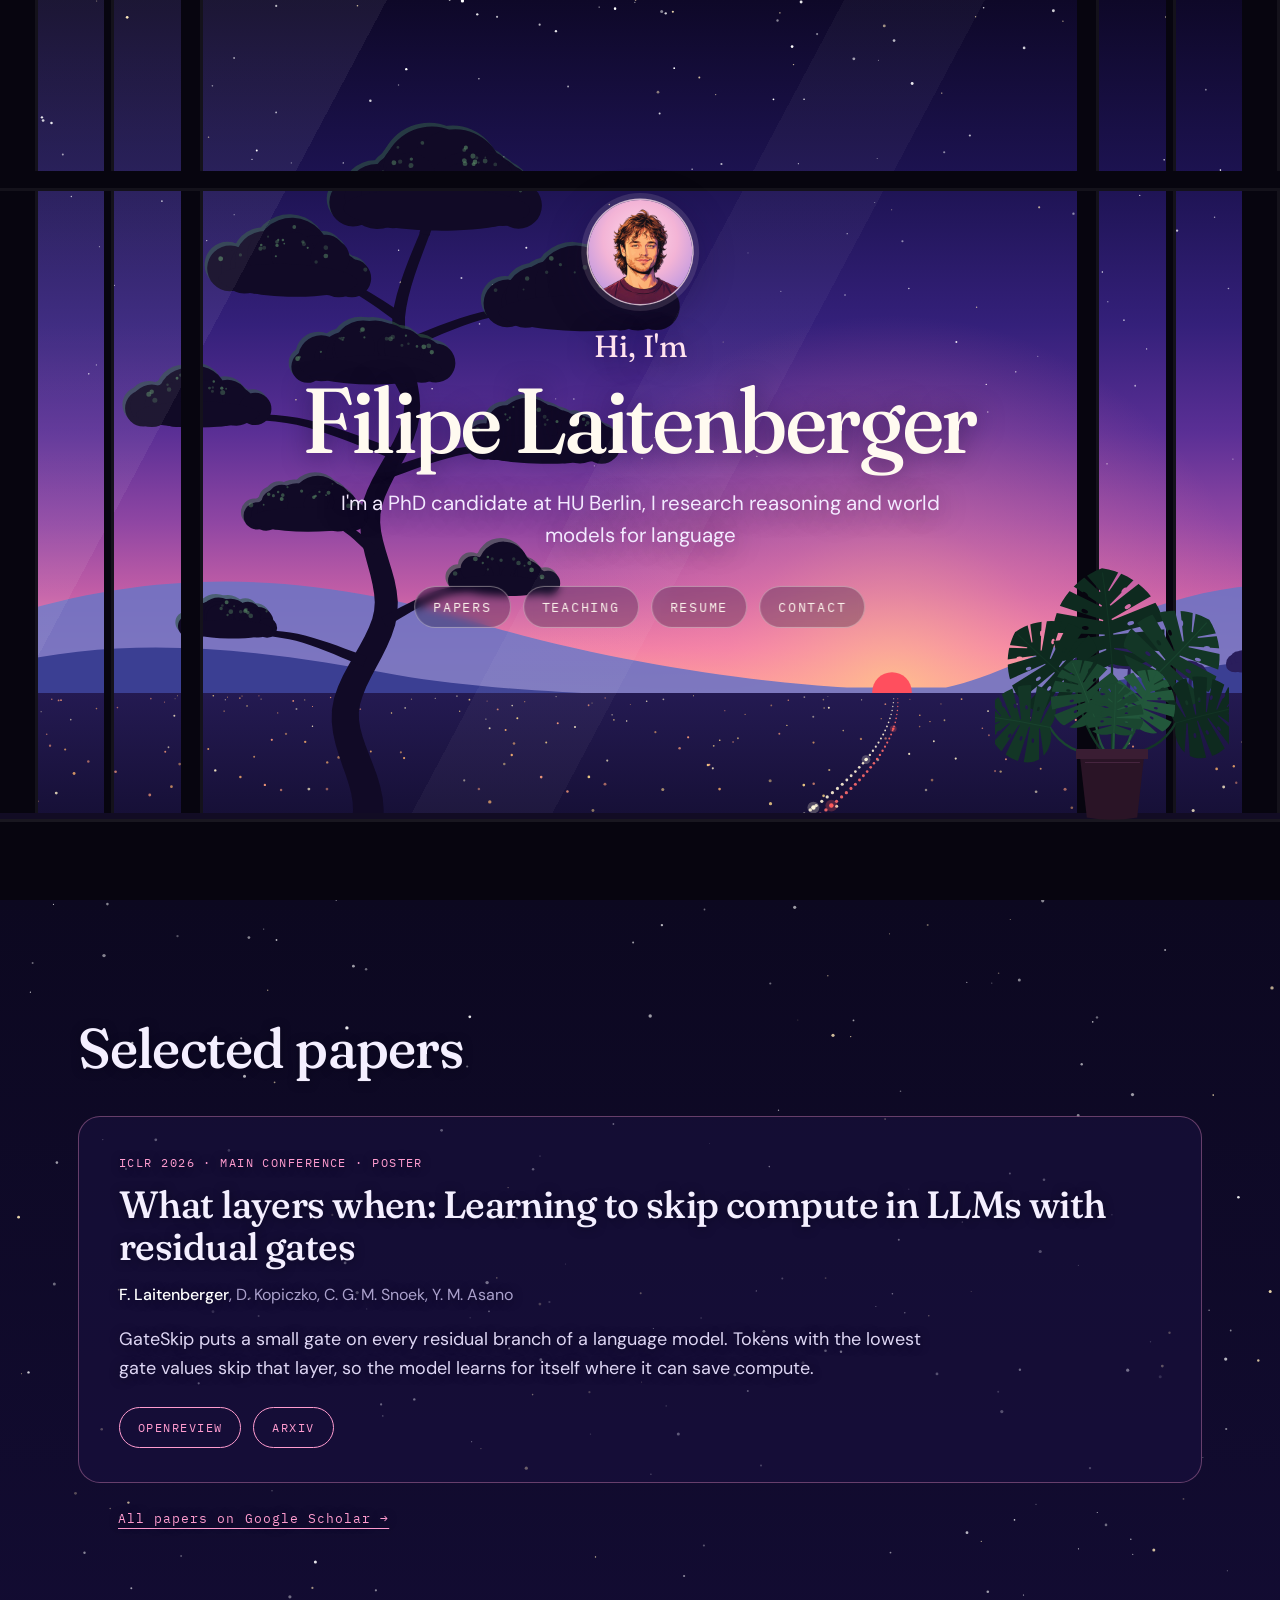
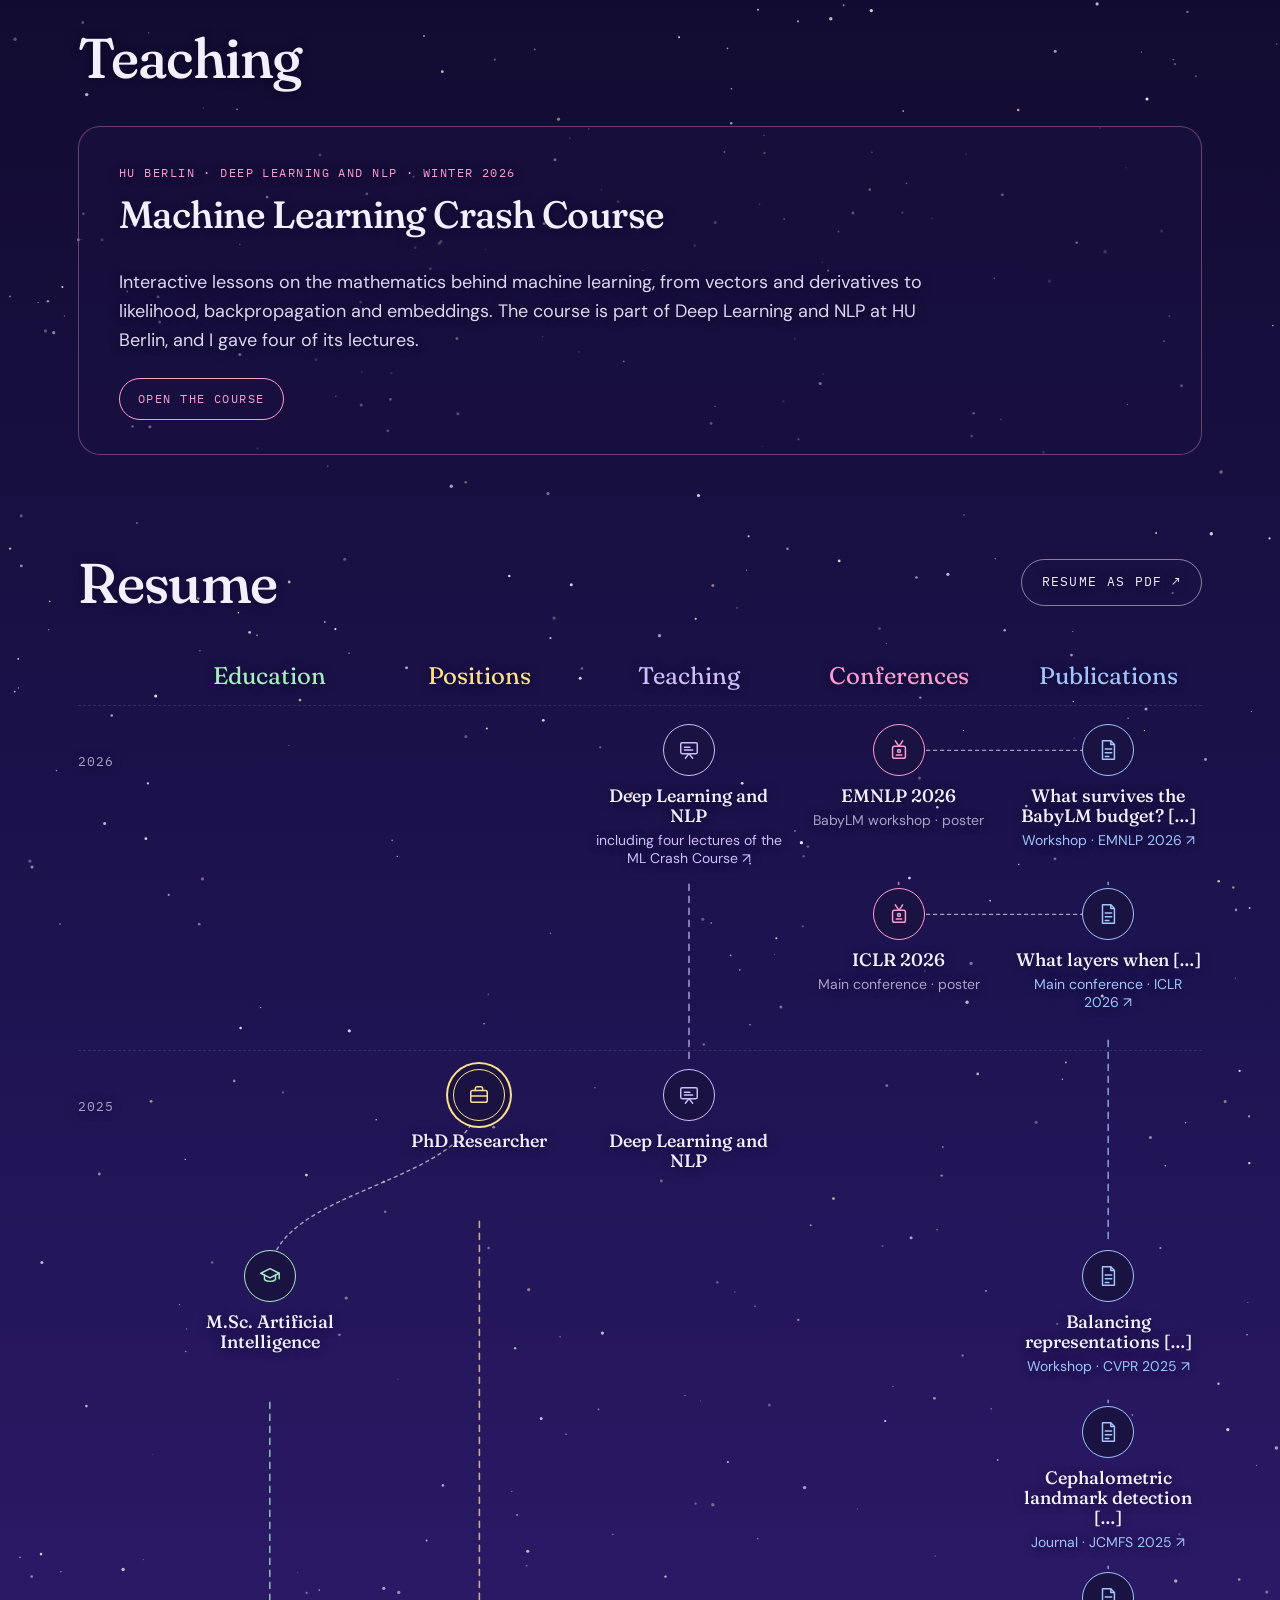
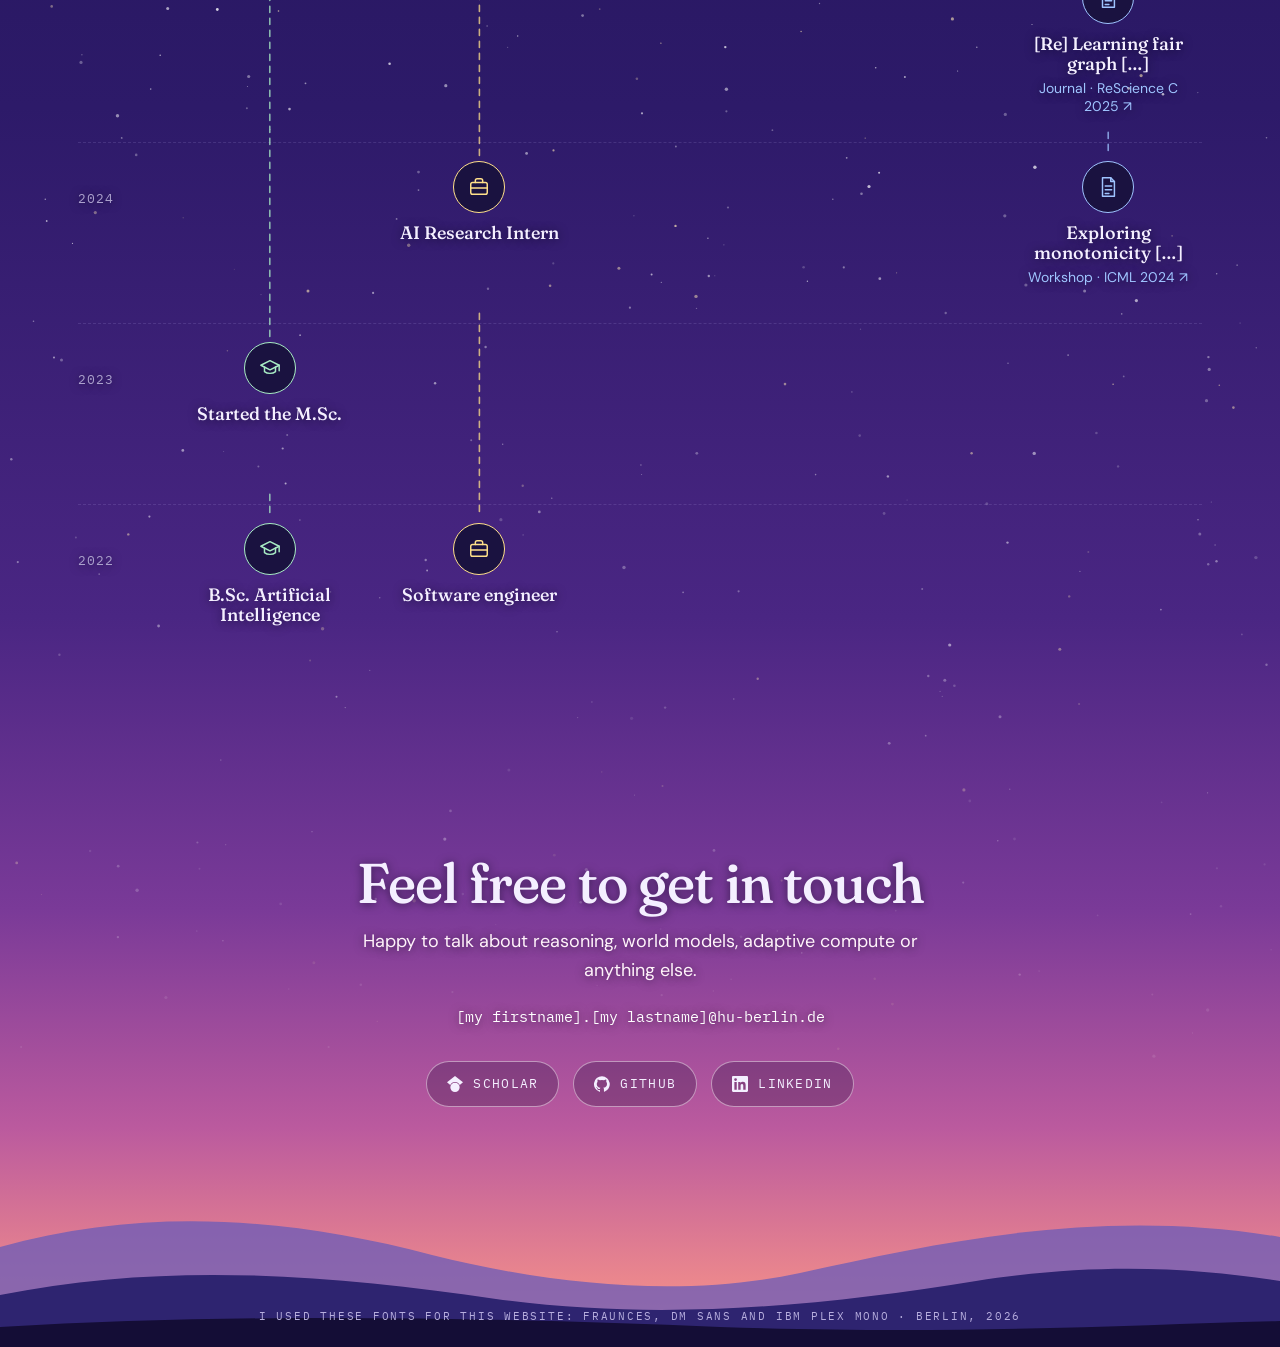
<file: index.html>
<!doctype html>
<html lang="en">
<head>
<meta charset="utf-8">
<meta name="viewport" content="width=device-width,initial-scale=1">
<title>Filipe Laitenberger</title>
<meta name="description" content="Filipe Laitenberger, PhD candidate at HU Berlin researching reasoning and world models for language. Papers, resume and contact.">
<meta name="author" content="Filipe Laitenberger">
<link rel="canonical" href="https://thiggel.github.io/">
<meta property="og:type" content="profile">
<meta property="og:title" content="Filipe Laitenberger">
<meta property="og:description" content="PhD candidate at HU Berlin researching reasoning and world models for language.">
<meta property="og:url" content="https://thiggel.github.io/">
<meta property="og:image" content="https://thiggel.github.io/portrait.png">
<meta property="profile:first_name" content="Filipe">
<meta property="profile:last_name" content="Laitenberger">
<meta name="twitter:card" content="summary">
<script type="application/ld+json">
{"@context":"https://schema.org","@type":"Person","name":"Filipe Laitenberger","url":"https://thiggel.github.io/","image":"https://thiggel.github.io/portrait.png",
"jobTitle":"PhD candidate","affiliation":{"@type":"CollegeOrUniversity","name":"Humboldt-Universität zu Berlin"},
"knowsAbout":["Natural language processing","Large language models","Reasoning","World models","Machine learning"],
"sameAs":["https://github.com/Thiggel","https://www.linkedin.com/in/filipe-laitenberger-17b089191/","https://scholar.google.com/citations?user=fVuktiEAAAAJ"]}
</script>
<link rel="preconnect" href="https://fonts.googleapis.com">
<link rel="preconnect" href="https://fonts.gstatic.com" crossorigin>
<link href="https://fonts.googleapis.com/css2?family=Fraunces:opsz,wght,SOFT@9..144,300..600,50&family=DM+Sans:opsz,wght@9..40,400;9..40,500&family=IBM+Plex+Mono:wght@400;500&display=swap" rel="stylesheet">
<style>
:root{
  --deep:#0c0820;--ink:#f4efff;--soft:#ded6f4;--dim:#aba1cc;
  --pink:#ff9ccf;--gold:#ffe08a;--sky:#9fc4ff;--mint:#a8ecc4;--lilac:#cdbdff;
  --disc:#1a1240;--frame:#07050f;
  --display:'Fraunces',Georgia,serif;--mono:'IBM Plex Mono',ui-monospace,monospace;--body:'DM Sans',system-ui,sans-serif;
}
*{box-sizing:border-box}
html{scroll-behavior:smooth}
body{margin:0;background:var(--deep);color:var(--ink);font-family:var(--body);font-size:18px;line-height:1.6;-webkit-font-smoothing:antialiased}
a{color:inherit}
.wrap{max-width:1180px;margin:0 auto;padding:0 28px}
h1,h2,h3{font-family:var(--display);font-weight:500;font-variation-settings:'SOFT' 50;letter-spacing:-.015em}

/* ---------- hero: the window, it scrolls away with the page ---------- */
.hero{position:relative;height:100vh;height:100svh;min-height:620px;overflow:hidden;color:#fffaf0}
#bg{position:absolute;inset:0;width:100%;height:100%;display:block}
.tw{animation:tw 3.4s ease-in-out infinite}
@keyframes tw{0%,100%{opacity:1}50%{opacity:.18}}
.tw2{animation:tw2 7s ease-in-out infinite}
@keyframes tw2{0%,100%{opacity:1}50%{opacity:.22}}
.fl{animation:fl 8s ease-in-out infinite}
@keyframes fl{0%,100%{fill-opacity:1}40%{fill-opacity:.15}55%{fill-opacity:.9}70%{fill-opacity:.3}}
.glass{position:absolute;inset:0;background:linear-gradient(118deg,rgba(255,255,255,.06) 0 22%,transparent 22% 48%,rgba(255,255,255,.035) 48% 56%,transparent 56%)}
.mul{position:absolute;top:0;bottom:0;width:22px;margin-left:-11px;background:var(--frame);box-shadow:inset -3px 0 0 rgba(255,255,255,.05)}
.mul.thin{width:10px;margin-left:-5px}
.mul.edge{width:3vw;min-width:18px;margin-left:0}
.mul.edge.r{left:auto;right:0}
.transom{position:absolute;left:0;right:0;top:19%;height:20px;background:var(--frame);box-shadow:inset 0 -3px 0 rgba(255,255,255,.05)}
.sill{position:absolute;left:0;right:0;bottom:0;height:9svh;min-height:54px;background:var(--frame);box-shadow:0 -6px 0 #120c24,inset 0 3px 0 rgba(255,255,255,.07)}
#pot{position:absolute;right:4%;bottom:calc(max(9svh,54px) - 2px);height:30svh;width:auto;display:block;z-index:2}
.hero-text{position:absolute;z-index:3;left:50%;top:46%;transform:translate(-50%,-50%);width:min(1040px,72vw);text-align:center;text-shadow:0 2px 26px rgba(20,10,50,.55)}
.me{display:block;width:104px;height:104px;margin:0 auto 18px;border-radius:50%;overflow:hidden;background:radial-gradient(circle at 50% 38%,#ffd9ea 0,#f3b4d6 45%,#9d86e8 100%);box-shadow:0 0 0 1.5px rgba(255,227,238,.75),0 0 0 7px rgba(255,227,238,.12),0 10px 40px rgba(20,10,50,.45)}
.me img{display:block;width:100%;height:auto;margin-top:8px}
.hi{margin:0 0 6px;font-family:var(--display);font-variation-settings:'SOFT' 50;font-size:clamp(22px,2.4vw,34px);font-weight:400;color:#ffe3ee}
.hero h1{font-size:clamp(46px,7.2vw,108px);line-height:.95;margin:0;font-weight:500}
.lede{margin:22px auto 0;max-width:600px;font-size:clamp(18px,1.6vw,22px);color:#f3e9ff}
.nav{margin-top:34px}
.nav ul{display:flex;justify-content:center;flex-wrap:wrap;gap:12px;list-style:none;margin:0;padding:0;font-family:var(--mono);font-size:12.5px;letter-spacing:.14em;text-transform:uppercase}
.nav a{display:block;padding:10px 18px;border:1px solid rgba(255,250,240,.4);border-radius:40px;text-decoration:none;background:rgba(14,8,36,.28);backdrop-filter:blur(4px);-webkit-backdrop-filter:blur(4px);text-shadow:none}
.nav a:hover,.nav a:focus-visible{border-color:#fff;background:rgba(255,255,255,.12);outline:none}

/* ---------- below the window: the sky keeps going, stars into a sunset ---------- */
.sky{position:relative;overflow:hidden}
#stars2{position:absolute;left:0;top:0;pointer-events:none;z-index:0}
main,footer{position:relative;z-index:1;text-shadow:0 1px 10px rgba(8,5,22,.55)}
.sky{background:linear-gradient(180deg,#0c0820 0,#130c34 22%,#1d1350 45%,#2d1a69 66%,#4a2683 80%,#7a3a98 88%,#bb5a9e 94%,#ff9a86 100%)}

h2.sec{font-size:clamp(38px,4.6vw,56px);line-height:1;margin:0 0 40px}
.sechead{display:flex;align-items:center;justify-content:space-between;gap:16px 24px;flex-wrap:wrap;margin:0 0 40px}.sechead h2.sec{margin:0}
.cv{display:inline-flex;align-items:center;padding:12px 20px;border:1px solid rgba(255,240,250,.5);border-radius:40px;text-decoration:none;font-family:var(--mono);font-size:13px;letter-spacing:.1em;text-transform:uppercase}.cv:hover{border-color:#fff;background:rgba(255,255,255,.1)}

/* ---------- papers ---------- */
#papers{padding:120px 0 40px}
#teaching{padding:60px 0 0}
.feat{display:grid;grid-template-columns:1fr;gap:0;padding:36px 40px 34px;border:1px solid rgba(255,156,207,.35);border-radius:22px;background:rgba(26,18,64,.55)}
.venue{font-family:var(--mono);font-size:12px;letter-spacing:.12em;text-transform:uppercase;color:var(--pink)}
.feat h3{font-size:clamp(28px,3vw,38px);line-height:1.1;margin:12px 0 14px}
.feat h3 a,.pub h3 a{text-decoration:none}
.feat h3 a:hover,.pub h3 a:hover{text-decoration:underline;text-decoration-thickness:1px;text-underline-offset:6px;text-decoration-color:var(--pink)}
.au{margin:0;color:var(--dim);font-size:16px}
.au b{font-weight:500;color:#fff}
.feat .ab{margin:18px 0 0;color:var(--soft);max-width:820px}
.btns{display:flex;gap:12px;margin-top:24px;flex-wrap:wrap}
.btns a{display:inline-block;padding:10px 18px;border:1px solid var(--pink);border-radius:40px;color:var(--pink);font-family:var(--mono);font-size:12px;letter-spacing:.12em;text-transform:uppercase;text-decoration:none;text-shadow:none}
.btns a:hover{background:var(--pink);color:#1a1240}
.pub{padding:28px 40px 0}
.pub h3{font-size:24px;line-height:1.2;margin:8px 0 0;font-weight:400}
.more{padding:26px 40px 0;font-family:var(--mono);font-size:13px;letter-spacing:.08em}
.more a{color:var(--pink);text-underline-offset:5px}

/* ---------- timeline in the crash course map style ---------- */
#timeline{padding:100px 0 60px}
.tl{position:relative}
.tl-edges{position:absolute;left:0;top:0;overflow:visible;pointer-events:none;z-index:0}
.tl-row{position:relative;z-index:1;display:grid;grid-template-columns:76px repeat(5,1fr);column-gap:22px;padding:12px 0;border-top:1px dashed rgba(205,189,255,.14)}
.tl-row.cont{border-top-color:transparent}
.tl-row.tl-head{border-top:0;padding-bottom:16px;align-items:end}
.yr{font-family:var(--mono);font-size:13px;letter-spacing:.08em;color:var(--dim);padding-top:34px}
.cell{display:flex;flex-direction:column;min-width:0}
.tl-head .cell{align-items:center}
.uh{font-family:var(--display);font-variation-settings:'SOFT' 50;font-size:24px;line-height:1.1;white-space:nowrap;color:var(--c)}
.mn{display:flex;flex-direction:column;align-items:center;text-align:center;gap:10px;min-height:92px;padding:6px 0 14px;text-decoration:none;color:inherit}
.disc{flex:none;width:52px;height:52px;border-radius:50%;border:1.5px solid var(--c);background:var(--disc);display:grid;place-items:center;transition:transform .2s}
.disc svg{width:22px;height:22px;fill:none;stroke:var(--c);stroke-width:1.6;stroke-linecap:round;stroke-linejoin:round}
.mn.current .disc{box-shadow:0 0 0 5px var(--disc),0 0 0 7px var(--c)}
a.mn:hover .disc,a.mn:focus-visible .disc{transform:scale(1.08)}
a.mn:focus{outline:none}
.lbl{display:block;min-height:74px}
.lbl .sub{display:block;margin-top:5px;font-size:14px;line-height:1.3;color:var(--dim)}
a.mn .lbl .sub{color:var(--c)}
.lbl b{display:block;font-family:var(--display);font-variation-settings:'SOFT' 50;font-weight:500;font-size:18px;line-height:1.12}
a.mn:hover .lbl b,a.mn:focus-visible .lbl b{text-decoration:underline;text-decoration-thickness:1px;text-underline-offset:4px}
.kick{display:none;margin-top:5px;font-family:var(--mono);font-size:10.5px;line-height:1.35;letter-spacing:.06em;text-transform:uppercase;color:var(--dim)}
.kick .ln{display:none;color:var(--c)}

/* ---------- footer: the sky ends in a second sunset ---------- */
footer{padding:110px 0 0;text-align:center}
footer h2{font-size:clamp(38px,4.6vw,56px);line-height:1;margin:0 0 16px}
footer p{margin:0 auto;max-width:560px;color:#fff3fa}
footer .mail{font-family:var(--mono);font-size:15px;color:#fff;margin-top:20px}
.links{display:flex;justify-content:center;gap:14px;flex-wrap:wrap;margin:32px 0 0;padding:0;list-style:none}
.links a{display:inline-flex;align-items:center;gap:10px;padding:12px 20px;border:1px solid rgba(255,240,250,.5);border-radius:40px;text-decoration:none;font-family:var(--mono);font-size:13px;letter-spacing:.1em;text-transform:uppercase;background:rgba(20,10,50,.25);text-shadow:none}
.links a:hover{border-color:#fff;background:rgba(255,255,255,.14)}
.links svg{width:16px;height:16px;fill:currentColor}
.hills{display:block;width:100%;height:170px;margin-top:70px}
.colo{position:absolute;left:0;right:0;bottom:22px;font-family:var(--mono);font-size:11px;letter-spacing:.16em;text-transform:uppercase;color:#b7aede;text-shadow:none}

@media(max-width:980px){
  .tl-row{column-gap:14px}
  .lbl b{font-size:16px}
}
@media(max-width:820px){
  .mul.mid{display:none}
  .hero-text{width:86vw;top:42%}
  #pot{height:16svh;right:1%}
  .tl-row.tl-head{display:none}
  .tl-row{display:block;padding:18px 0 10px}
  .tl-row.cont{padding-top:0}
  .yr{padding:0 0 4px}
  .mn{flex-direction:row;text-align:left;gap:13px;min-height:78px;padding:6px 0}
  .lbl{min-height:0}
  .disc{width:48px;height:48px}
  .lbl b{font-size:19px}
  .kick{display:block}.kick .ln{display:inline}
  .feat{padding:26px 22px}
  .pub,.more{padding-left:22px;padding-right:22px}
}
@media(max-width:560px){
  body{font-size:17px}
  .wrap{padding:0 20px}
  .nav ul{gap:8px;font-size:11px}
  .nav a{padding:9px 14px}
}
@media(prefers-reduced-motion:reduce){
  html{scroll-behavior:auto}
  .tw,.tw2,.fl{animation:none}
}
</style>
</head>
<body id="top">

<header class="hero">
  <svg id="bg" viewBox="0 0 1600 1000" preserveAspectRatio="xMidYMax slice" aria-hidden="true">
    <defs>
      <linearGradient id="skyg" x1="0" y1="0" x2="0" y2="1000" gradientUnits="userSpaceOnUse">
        <stop offset="0" stop-color="#0e0828"/>
        <stop offset=".2" stop-color="#1d1352"/>
        <stop offset=".36" stop-color="#34207a"/>
        <stop offset=".48" stop-color="#5a2f95"/>
        <stop offset=".58" stop-color="#8f46a3"/>
        <stop offset=".66" stop-color="#c35ea6"/>
        <stop offset=".72" stop-color="#ef7fa6"/>
        <stop offset=".77" stop-color="#ffaa92"/>
      </linearGradient>
      <radialGradient id="sung" cx="1000" cy="770" r="420" gradientUnits="userSpaceOnUse">
        <stop offset="0" stop-color="#ffc48c" stop-opacity=".8"/>
        <stop offset=".45" stop-color="#ff8fa8" stop-opacity=".35"/>
        <stop offset="1" stop-color="#ff7aa8" stop-opacity="0"/>
      </radialGradient>
      <linearGradient id="plaing" x1="0" y1="768" x2="0" y2="1000" gradientUnits="userSpaceOnUse">
        <stop offset="0" stop-color="#241a52"/>
        <stop offset="1" stop-color="#0d0924"/>
      </linearGradient>
    </defs>
    <rect width="1600" height="1000" fill="url(#skyg)"/>
    <g id="stars"></g>
    <ellipse cx="1000" cy="770" rx="760" ry="420" fill="url(#sung)"/>
    <path fill="#6f74c4" opacity=".9" d="M0 690C200 622 380 640 560 698C700 738 850 758 950 764L1060 764C1160 742 1300 640 1450 650C1520 655 1570 668 1600 678V772H0Z"/>
    <circle cx="1000" cy="769" r="22" fill="#ff4f5e"/>
    <path fill="#3b3f93" d="M0 742C150 702 300 722 450 750C520 762 600 768 700 772H0ZM1140 772C1300 752 1450 716 1600 726V772Z"/>
    <rect y="770" width="1600" height="230" fill="url(#plaing)"/>
    <g id="city"></g>
    <g id="far"></g>
    <g id="tree"></g>
  </svg>
  <div class="glass"></div>
  <div class="mul edge" style="left:0"></div>
  <div class="mul thin mid" style="left:8.5%"></div>
  <div class="mul mid" style="left:15%"></div>
  <div class="mul mid" style="left:85%"></div>
  <div class="mul thin mid" style="left:91.5%"></div>
  <div class="mul edge r"></div>
  <div class="transom"></div>
  <div class="hero-text">
    <span class="me"><img src="portrait.png" alt="Illustrated portrait of Filipe Laitenberger" width="104" height="128"></span>
    <p class="hi">Hi, I'm</p>
    <h1>Filipe Laitenberger</h1>
    <p class="lede">I'm a PhD candidate at HU Berlin, I research reasoning and world models for language</p>
    <nav class="nav"><ul><li><a href="#papers">Papers</a></li><li><a href="#teaching">Teaching</a></li><li><a href="#timeline">Resume</a></li><li><a href="#contact">Contact</a></li></ul></nav>
  </div>
  <svg id="pot" viewBox="-60 0 520 600" aria-hidden="true"></svg>
  <div class="sill"></div>
</header>

<div class="sky" id="sky">
<svg id="stars2" aria-hidden="true"></svg>
<main>
<section id="papers">
  <div class="wrap">
    <h2 class="sec">Selected papers</h2>
    <article class="feat">
      <div class="venue">ICLR 2026 · Main conference · Poster</div>
      <h3><a href="https://openreview.net/forum?id=aiP6XfaYZR" target="_blank" rel="noopener">What layers when: Learning to skip compute in LLMs with residual gates</a></h3>
      <p class="au"><b>F. Laitenberger</b>, D. Kopiczko, C. G. M. Snoek, Y. M. Asano</p>
      <p class="ab">GateSkip puts a small gate on every residual branch of a language model. Tokens with the lowest gate values skip that layer, so the model learns for itself where it can save compute.</p>
      <div class="btns"><a href="https://openreview.net/forum?id=aiP6XfaYZR" target="_blank" rel="noopener">OpenReview</a><a href="https://arxiv.org/abs/2510.13876" target="_blank" rel="noopener">arXiv</a></div>
    </article>
    <div class="more"><a href="https://scholar.google.pt/citations?hl=pt-PT&amp;user=fVuktiEAAAAJ" target="_blank" rel="noopener">All papers on Google Scholar →</a></div>
  </div>
</section>

<section id="teaching">
  <div class="wrap">
    <h2 class="sec">Teaching</h2>
    <article class="feat">
      <div class="venue">HU Berlin · Deep Learning and NLP · Winter 2026</div>
      <h3><a href="https://ml-crash-course.github.io/" target="_blank" rel="noopener">Machine Learning Crash Course</a></h3>
      <p class="ab">Interactive lessons on the mathematics behind machine learning, from vectors and derivatives to likelihood, backpropagation and embeddings. The course is part of Deep Learning and NLP at HU Berlin, and I gave four of its lectures.</p>
      <div class="btns"><a href="https://ml-crash-course.github.io/" target="_blank" rel="noopener">Open the course</a></div>
    </article>
  </div>
</section>

<section id="timeline">
  <div class="wrap">
    <div class="sechead"><h2 class="sec">Resume</h2><a class="cv" href="resume.pdf" target="_blank" rel="noopener">Resume as PDF ↗</a></div>
    <div class="tl" id="tl"></div>
  </div>
</section>
</main>

<footer id="contact">
  <div class="wrap">
    <h2>Feel free to get in touch</h2>
    <p>Happy to talk about reasoning, world models, adaptive compute or anything else.</p>
    <p class="mail">[my firstname].[my lastname]@hu-berlin.de</p>
    <ul class="links">
      <li><a href="https://scholar.google.pt/citations?hl=pt-PT&amp;user=fVuktiEAAAAJ" target="_blank" rel="noopener"><svg viewBox="0 0 24 24"><path d="M12 24a7 7 0 1 1 0-14 7 7 0 0 1 0 14zm0-24L0 9.5l4.84 3.94A8 8 0 0 1 12 9a8 8 0 0 1 7.16 4.44L24 9.5z"/></svg>Scholar</a></li>
      <li><a href="https://github.com/Thiggel" target="_blank" rel="noopener"><svg viewBox="0 0 24 24"><path d="M12 .3a12 12 0 0 0-3.8 23.4c.6.1.8-.3.8-.6v-2c-3.3.7-4-1.6-4-1.6-.6-1.4-1.4-1.8-1.4-1.8-1-.7.1-.7.1-.7 1.2.1 1.8 1.2 1.8 1.2 1 1.8 2.8 1.3 3.5 1 0-.8.4-1.3.7-1.6-2.7-.3-5.5-1.3-5.5-6 0-1.2.5-2.3 1.3-3.1-.2-.4-.6-1.6 0-3.2 0 0 1-.3 3.4 1.2a11.5 11.5 0 0 1 6 0c2.3-1.5 3.3-1.2 3.3-1.2.6 1.6.2 2.8.1 3.2.8.8 1.2 1.9 1.2 3.1 0 4.6-2.8 5.6-5.5 5.9.5.4.9 1.1.9 2.2v3.3c0 .3.1.7.8.6A12 12 0 0 0 12 .3"/></svg>GitHub</a></li>
      <li><a href="https://www.linkedin.com/in/filipe-laitenberger-17b089191/" target="_blank" rel="noopener"><svg viewBox="0 0 24 24"><path d="M20.45 20.45h-3.56v-5.57c0-1.33-.02-3.04-1.85-3.04-1.85 0-2.14 1.45-2.14 2.94v5.67H9.35V9h3.41v1.56h.05a3.74 3.74 0 0 1 3.37-1.85c3.6 0 4.27 2.37 4.27 5.46zM5.34 7.43a2.06 2.06 0 1 1 0-4.13 2.06 2.06 0 0 1 0 4.13zM7.12 20.45H3.56V9h3.56zM22.22 0H1.77C.79 0 0 .77 0 1.73v20.54C0 23.23.79 24 1.77 24h20.45c.98 0 1.78-.77 1.78-1.73V1.73C24 .77 23.2 0 22.22 0z"/></svg>LinkedIn</a></li>
    </ul>
  </div>
  <svg class="hills" viewBox="0 0 1600 170" preserveAspectRatio="none" aria-hidden="true">
    <path fill="#6a5bb8" opacity=".75" d="M0 70C180 30 360 40 540 78C700 110 860 120 1000 96C1180 64 1380 30 1600 60V170H0Z"/>
    <path fill="#2e2470" d="M0 118C200 86 400 96 620 122C820 144 1020 130 1220 104C1380 84 1500 92 1600 104V170H0Z"/>
    <path fill="#140d36" d="M0 150C300 136 600 140 900 150C1200 158 1400 148 1600 144V170H0Z"/>
  </svg>
  <div class="colo">I used these fonts for this website: Fraunces, DM Sans and IBM Plex Mono · Berlin, 2026</div>
</footer>
</div>

<script>
(function(){
var NS='http://www.w3.org/2000/svg',seed=11;
function rnd(){seed=(seed*16807)%2147483647;return seed/2147483647}
function $(id){return document.getElementById(id)}
function el(tag,attrs,parent){var e=document.createElementNS(NS,tag);for(var k in attrs)e.setAttribute(k,attrs[k]);if(parent)parent.appendChild(e);return e}
function f(n){return n.toFixed(1)}
var reduce=matchMedia('(prefers-reduced-motion: reduce)').matches;

/* ---------- shapes ---------- */
function spline(P,n){var o=[];for(var i=0;i<P.length-1;i++){var p0=P[Math.max(0,i-1)],p1=P[i],p2=P[i+1],p3=P[Math.min(P.length-1,i+2)];
  for(var j=0;j<n;j++){var t=j/n,t2=t*t,t3=t2*t;o.push([0,1].map(function(k){return .5*(2*p1[k]+(-p0[k]+p2[k])*t+(2*p0[k]-5*p1[k]+4*p2[k]-p3[k])*t2+(-p0[k]+3*p1[k]-3*p2[k]+p3[k])*t3)}))}}
  o.push(P[P.length-1]);return o}
function limb(P,w0,w1){var S=spline(P,10),L=[],R=[];
  S.forEach(function(p,i){var a=S[Math.max(0,i-1)],b=S[Math.min(S.length-1,i+1)],dx=b[0]-a[0],dy=b[1]-a[1],m=Math.hypot(dx,dy)||1,w=w0+(w1-w0)*i/(S.length-1);
    L.push(f(p[0]-dy/m*w)+' '+f(p[1]+dx/m*w));R.unshift(f(p[0]+dy/m*w)+' '+f(p[1]-dx/m*w))});
  return 'M'+L.join('L')+'L'+R.join('L')+'Z'}
/* a cloud of foliage: flat underside, bumpy top */
function blobs(cx,cy,w,h){var C=[],n=Math.round(w/h*3)+3;
  for(var i=0;i<n;i++){var t=(i+.5)/n,e=1-Math.abs(t*2-1),r=h*(.3+.26*e)*(.85+rnd()*.3);
    C.push([cx+(t*2-1)*w*.42+(rnd()-.5)*w*.06,cy+h*.45-r*(.95+rnd()*.15),r])}
  for(var j=0;j<n/2;j++){var r=h*(.24+rnd()*.14);C.push([cx+(rnd()*2-1)*w*.26,cy-h*.12+(rnd()-.5)*h*.2,r])}
  return C}
function cloud(g,cx,cy,w,h,dark,rim,speck){
  var C=blobs(cx,cy,w,h);
  if(rim){var a=el('g',{fill:rim,opacity:'.6'},g);C.forEach(function(c){el('circle',{cx:f(c[0]-3),cy:f(c[1]-4),r:f(c[2])},a)})}
  var d=el('g',{fill:dark},g);C.forEach(function(c){el('circle',{cx:f(c[0]),cy:f(c[1]),r:f(c[2])},d)});
  el('ellipse',{cx:f(cx),cy:f(cy+h*.22),rx:f(w*.44),ry:f(h*.26)},d);
  if(speck){var s=el('g',{fill:speck},g);for(var k=0;k<w/9;k++){var c=C[Math.floor(rnd()*C.length)],an=-Math.PI*(.15+rnd()*.7),rr=c[2]*(.55+rnd()*.38);
    el('circle',{cx:f(c[0]+Math.cos(an)*rr),cy:f(c[1]+Math.sin(an)*rr),r:f(1+rnd()*1.8),opacity:f(.25+rnd()*.4)},s)}}}

/* ---------- backdrop: stars, city, far trees, the big tree ---------- */
var st=$('stars');
for(var i=0;i<170;i++){var y=Math.pow(rnd(),1.5)*520,x=rnd()*1600,r=.5+rnd()*1.3*(1-y/700);
  var c=el('circle',{cx:f(x),cy:f(y),r:f(r),fill:rnd()<.2?'#ffe9b8':'#ffffff',opacity:f(.45+rnd()*.55)},st);
  if(!reduce&&rnd()<.3){c.setAttribute('class','tw');c.style.animationDelay=f(-rnd()*3.4)+'s'}
  else if(!reduce&&Math.random()<.8){var d=3+Math.random()*4.5;c.setAttribute('class','tw2');c.style.animationDuration=f(d)+'s';c.style.animationDelay=f(-Math.random()*d)+'s'}}
var city=$('city'),cols=['#ffd98a','#ffb36b','#fff1c9','#ff9f7a'];
for(var i=0;i<300;i++){var t=Math.pow(rnd(),1.8),y=773+t*210,x=rnd()*1600;
  var l=el('circle',{cx:f(x),cy:f(y),r:f(.5+t*1.6+rnd()*.5),fill:cols[i%4],opacity:f(.45+rnd()*.5)},city);
  if(!reduce&&Math.random()<.5){var d=1.2+Math.random()*3.3;l.setAttribute('class','fl');l.style.animationDuration=f(d)+'s';l.style.animationDelay=f(-Math.random()*d)+'s'}}
for(var k=0;k<2;k++)for(var t=0;t<=1;t+=.02){var u=1-t,x=u*u*720+2*u*t*1010+t*t*1004,y=u*u*1010+2*u*t*880+t*t*772,off=(k?1:-1)*(2+12*u);
  el('circle',{cx:f(x+off),cy:f(y),r:f(.6+2.4*u),fill:k?'#ff6b6b':'#fff4d6',opacity:'.9'},city)}
var far=$('far');
[[1210,772,40],[1262,772,56],[1330,772,36],[1392,772,48],[1450,772,30]].forEach(function(p){
  el('path',{d:limb([[p[0],p[1]],[p[0]+2,p[1]-p[2]*.6]],2.4,1.4),fill:'#2a1e5c'},far);
  cloud(far,p[0]+2,p[1]-p[2]*.75,p[2]*.9,p[2]*.5,'#2a1e5c')});

var tree=$('tree'),DK='#110a26',RIM='#2f5642',SPK='#5c9068';
var TR=[[392,1015],[418,900],[392,790],[436,680],[418,570],[462,462],[446,352],[478,246]];
var trunk=el('path',{d:limb(TR,19,5),fill:DK},tree);
var TS=spline(TR,10);
function anchor(y){var b=TS[0];TS.forEach(function(p){if(Math.abs(p[1]-y)<Math.abs(b[1]-y))b=p});return b}
var CL=[[262,690,112,40],[565,640,124,44],[348,566,146,52],[606,480,176,62],[224,452,156,56],[418,398,176,62],[648,330,206,76],[322,300,176,70],[486,212,236,92]];
var SW=[];
CL.forEach(function(c){var a=anchor(c[1]+50),mx=(a[0]+c[0])/2,my=Math.min(a[1],c[1])+18,b=el('g',{},tree);
  el('path',{d:limb([a,[mx,my],[c[0],c[1]+c[3]*.25]],6,2),fill:DK},b);
  SW.push({b:b,x:a[0],y:a[1],cx:c[0],cy:c[1],h:Math.pow((1015-a[1])/769,2),amp:.9+(700-c[1])/700*1.1,lag:Math.random()*1.5,w:.6+Math.random()*.5,ph:Math.random()*6})});
CL.forEach(function(c,i){var g=el('g',{},tree);cloud(g,c[0],c[1],c[2],c[3],DK,RIM,SPK);SW[i].c=g});

/* frame the scene so the tree stays in view on narrow screens */
var bg=$('bg'),hero=document.querySelector('.hero');
function fit(){var W=hero.clientWidth,H=hero.clientHeight;if(!W||!H)return;var ar=W/H;
  if(ar>=1.6){bg.setAttribute('viewBox','0 0 1600 1000');return}
  var w=1000*ar,cx=ar<.9?520:720,x0=Math.max(0,Math.min(1600-w,cx-w/2));
  bg.setAttribute('viewBox',f(x0)+' 0 '+f(w)+' 1000')}
fit();addEventListener('resize',fit);

/* ---------- motion: wind in the tree, cars on the road ---------- */
var CARS=[];
[0,1].forEach(function(k){for(var j=0;j<3;j++){var g=el('g',{fill:k?'#ff5a5a':'#fff8e0'},city);
  el('circle',{r:'1',opacity:'.25'},g);el('circle',{r:'1'},g);CARS.push({g:g,k:k,t:(j+Math.random()*.6)/3,v:.025+Math.random()*.02})}});
function wind(t){return .55+.3*Math.sin(t*.21)+.2*Math.sin(t*.53+1.3)+.1*Math.sin(t*1.7)}
/* a shooting star every now and then */
var SS={g:el('g',{opacity:'0'},st),next:4+Math.random()*6,p:-1};
SS.tail=el('path',{fill:'#fff'},SS.g);SS.head=el('circle',{r:'2.2',fill:'#fff'},SS.g);
function shoot(t,dt){
  if(SS.p<0){if(t<SS.next)return;var a=(25+Math.random()*25)*Math.PI/180,dir=Math.random()<.5?1:-1;
    var vb=bg.viewBox.baseVal;SS.x=vb.x+vb.width*(.15+Math.random()*.7);SS.y=30+Math.random()*220;SS.dx=dir*Math.cos(a);SS.dy=Math.sin(a);SS.len=260+Math.random()*200;SS.dur=.7+Math.random()*.5;SS.p=0}
  SS.p+=dt/SS.dur;if(SS.p>=1){SS.p=-1;SS.next=t+6+Math.random()*12;SS.g.setAttribute('opacity','0');return}
  var d=SS.p*SS.len,hx=SS.x+SS.dx*d,hy=SS.y+SS.dy*d,tl=Math.min(d,140),tx=hx-SS.dx*tl,ty=hy-SS.dy*tl,nx=-SS.dy*1.9,ny=SS.dx*1.9;
  SS.tail.setAttribute('d','M'+f(tx)+' '+f(ty)+'L'+f(hx+nx)+' '+f(hy+ny)+'L'+f(hx-nx)+' '+f(hy-ny)+'Z');
  SS.head.setAttribute('cx',f(hx));SS.head.setAttribute('cy',f(hy));SS.g.setAttribute('opacity',f(Math.sin(Math.PI*SS.p)))}
var heroOn=true,last=0;
function frame(ms){requestAnimationFrame(frame);if(!heroOn||ms-last<33)return;var dt=Math.min(.1,(ms-(last||ms))/1000),t=ms/1000;last=ms;
  shoot(t,dt);
  /* the trunk bends, more toward the top, and each branch swings a little behind the gust */
  var B=16*wind(t)-3;
  trunk.setAttribute('d',limb(TR.map(function(p){return [p[0]+B*Math.pow((1015-p[1])/769,2),p[1]]}),19,5));
  SW.forEach(function(q){var dx=(B*q.h).toFixed(2),a=(2.4*q.amp*(wind(t-q.lag)-.4)+.8*Math.sin(t*q.w+q.ph)).toFixed(3),
    tr='translate('+dx+' 0) rotate('+a+' '+f(q.x)+' '+f(q.y)+')';
    q.b.setAttribute('transform',tr);
    q.c.setAttribute('transform',tr+' rotate('+(1.2*Math.sin(t*1.4*q.w+q.ph+1)).toFixed(3)+' '+f(q.cx)+' '+f(q.cy)+')')});
  CARS.forEach(function(c){c.t+=c.v*dt*(c.k?1:-1);if(c.t>1)c.t-=1;if(c.t<0)c.t+=1;
    var T=c.t,u=1-T,x=u*u*720+2*u*T*1010+T*T*1004+(c.k?1:-1)*(2+12*u),y=u*u*1010+2*u*T*880+T*T*772,r=.9+3*u,fade=Math.min(1,T*12,(1-T)*12);
    c.g.setAttribute('transform','translate('+f(x)+' '+f(y)+')');c.g.setAttribute('opacity',f(fade));
    c.g.firstChild.setAttribute('r',f(r*2.6));c.g.lastChild.setAttribute('r',f(r))})}
if(!reduce){if(window.IntersectionObserver)new IntersectionObserver(function(e){heroOn=e[0].isIntersecting;last=0}).observe(hero);requestAnimationFrame(frame)}
else CARS.forEach(function(c){c.g.setAttribute('opacity','0')});

/* ---------- monstera on the sill ---------- */
var pot=$('pot'),defs=el('defs',{},pot);
var LEAF='M0 0C-40 22-112 12-128-48C-144-122-82-204 0-224C82-204 144-122 128-48C112 12 40 22 0 0Z';
var mk=el('mask',{id:'ml',maskUnits:'userSpaceOnUse',x:'-200',y:'-280',width:'400',height:'340'},defs);
el('rect',{x:'-200',y:'-280',width:'400',height:'340',fill:'#fff'},mk);
[-14,4,20,36,52].forEach(function(dg,i){var y0=-34-i*34;[-1,1].forEach(function(s){
  var a=dg*Math.PI/180,dx=s*Math.cos(a),dy=-Math.sin(a),px=-dy,py=dx,x0=s*10,L=200,w=i===4?5:7;
  el('path',{d:'M'+f(x0+px*1.5)+' '+f(y0+py*1.5)+'L'+f(x0+dx*L+px*w*2.2)+' '+f(y0+dy*L+py*w*2.2)+'L'+f(x0+dx*L-px*w*2.2)+' '+f(y0+dy*L-py*w*2.2)+'L'+f(x0-px*1.5)+' '+f(y0-py*1.5)+'Z',fill:'#000'},mk);
  if(i<4){var hd=(dg+8)*Math.PI/180,hx=s*(26+Math.cos(hd)*28),hy=y0-17-Math.sin(hd)*20;
    el('ellipse',{cx:f(hx),cy:f(hy),rx:'8',ry:'4.5',transform:'rotate('+f(-s*(dg+8))+' '+f(hx)+' '+f(hy)+')',fill:'#000'},mk)}})});
var G=['#0e2a1f','#133626','#1a4630','#22573b'];
/* x, y of leaf base, angle, scale, flip, shade */
[[200,250,-6,.95,1,0],[118,300,-48,.8,-1,0],[284,290,44,.85,1,1],[62,392,-80,.66,1,1],[342,382,76,.7,-1,0],[162,372,-22,.62,1,2],[248,384,24,.58,-1,3],[204,404,2,.5,1,2]].forEach(function(p){
  var sx=200+(p[0]-200)*.18;
  el('path',{d:'M'+f(sx)+' 452Q'+f((sx+p[0])/2+(p[0]-200)*.15)+' '+f((452+p[1])/2+30)+' '+p[0]+' '+p[1],stroke:G[Math.min(3,p[5]+1)],'stroke-width':'5',fill:'none','stroke-linecap':'round'},pot);
  var g=el('g',{transform:'translate('+p[0]+' '+p[1]+') rotate('+p[2]+') scale('+(p[3]*p[4])+' '+p[3]+')'},pot);
  el('path',{d:LEAF,fill:G[p[5]],mask:'url(#ml)'},g);
  el('path',{d:'M0 0Q4 -110 0 -214',stroke:G[Math.min(3,p[5]+1)],'stroke-width':'3',fill:'none',opacity:'.8'},g)});
el('path',{d:'M128 450H272L256 592Q200 602 144 592Z',fill:'#2a1426'},pot);
el('path',{d:'M120 440H280V462H120Z',fill:'#3a1d33'},pot);
el('path',{d:'M140 470H262',stroke:'#4a2742','stroke-width':'2',fill:'none'},pot);

/* ---------- stars across the rest of the page, fading into the sunset ---------- */
var sky=$('sky'),s2=$('stars2');
function stars2(){var W=sky.offsetWidth,H=sky.offsetHeight;if(!W||!H)return;seed=29;
  s2.setAttribute('width',W);s2.setAttribute('height',H);s2.setAttribute('viewBox','0 0 '+W+' '+H);
  var o='',n=Math.round(W*H/5200);
  for(var i=0;i<n;i++){var y=rnd()*H,x=rnd()*W,fade=Math.max(0,1-Math.pow(y/H,5)*1.4),r=.5+rnd()*1.2,tw=!reduce&&rnd()<.22;
    if(fade<.05)continue;
    o+='<circle cx="'+f(x)+'" cy="'+f(y)+'" r="'+f(r)+'" fill="'+(rnd()<.2?'#ffe9b8':'#fff')+'" opacity="'+f((.3+rnd()*.6)*fade)+'"'+(tw?' class="tw" style="animation-delay:'+f(-rnd()*3.4)+'s"':'')+'/>'}
  s2.innerHTML=o}

/* ---------- timeline ---------- */
var GLY={
  edu:'<path d="M2 9l10-5 10 5-10 5z"/><path d="M6 11v5c3 2.5 9 2.5 12 0v-5M22 9v6"/>',
  pos:'<rect x="3" y="7" width="18" height="13" rx="2"/><path d="M8 7V5a2 2 0 0 1 2-2h4a2 2 0 0 1 2 2v2M3 13h18"/>',
  teach:'<rect x="3" y="4" width="18" height="12" rx="1.5"/><path d="M8 21l4-5 4 5M7 9h6M7 12h9"/>',
  conf:'<path d="M8 2l4 6 4-6"/><rect x="5" y="8" width="14" height="13" rx="2"/><circle cx="12" cy="13" r="1.6"/><path d="M9 17.5h6"/>',
  pub:'<path d="M6 2h9l4 4v16H6z"/><path d="M15 2v4h4M9 11h7M9 15h7M9 19h4"/>'};
var LANES=[
  {k:'edu',name:'Education',c:'var(--mint)'},
  {k:'pos',name:'Positions',c:'var(--gold)'},
  {k:'teach',name:'Teaching',c:'var(--lilac)'},
  {k:'conf',name:'Conferences',c:'var(--pink)'},
  {k:'pub',name:'Publications',c:'var(--sky)'}];
var GS='https://arxiv.org/abs/2510.13876',BR='https://arxiv.org/abs/2611.02952',BL='https://aclanthology.org/2026.babylm-main.7/';
var YEARS=[
 {y:2026,
  teach:[{t:'Deep Learning and NLP',s:'including four lectures of the ML Crash Course',k:'HU Berlin · winter 2026',href:'https://ml-crash-course.github.io/',b:'Teaching Deep Learning and NLP again. The ML Crash Course is part of the course, and I gave four of its lectures.'}],
  conf:[{id:'emnlp',t:'EMNLP 2026',v:'BabyLM workshop · poster'},{id:'iclrc',t:'ICLR 2026',v:'Main conference · poster'}],
  pub:[{id:'babylm',t:'What survives the BabyLM budget? […]',v:'Workshop · EMNLP 2026',href:BL,b:'What Survives the BabyLM Budget? A Controlled Study of Token Mixers and Generative Objectives'},
       {id:'iclrp',t:'What layers when […]',v:'Main conference · ICLR 2026',href:GS,b:'What Layers When: Learning to Skip Compute in LLMs with Residual Gates'}]},
 {y:2025,
  pos:[{id:'phd',t:'PhD Researcher',k:'HU Berlin · since Oct 2025',cur:1,b:'Latent reasoning in transformers with depth adaptive inference, and reinforcement learning post training grounded in symbolic reasoning.'}],
  teach:[{t:'Deep Learning and NLP',k:'HU Berlin · winter 2025',b:'Four lectures to about 150 students, designed the homework and ran an exercise group of about 70.'}]},
 {cont:1,
  edu:[{id:'msc',t:'M.Sc. Artificial Intelligence',k:'Amsterdam · 2023 to 2025 · cum laude',b:'GPA 8.24. The thesis grew into the ICLR 2026 paper.'}],
  pub:[{t:'Balancing representations […]',v:'Workshop · CVPR 2025',href:BR,b:'Balancing representations with anomaly detection and diffusion. The link goes to the extended arXiv version.'},
       {t:'Cephalometric landmark detection […]',v:'Journal · JCMFS 2025',href:'https://doi.org/10.1016/j.jcms.2025.05.021',b:'Cephalometric landmark detection using Vision Transformers with direct coordinate prediction. Journal of Cranio-Maxillo-Facial Surgery.'},
       {t:'[Re] Learning fair graph […]',v:'Journal · ReScience C 2025',href:'https://doi.org/10.5281/zenodo.16374814',b:'[Re] Learning fair graph representations via automated data augmentations. ReScience C, volume 10.'}]},
 {y:2024,
  pos:[{id:'intern',t:'AI Research Intern',k:'Qualcomm UvA Lab · Sep 2024 to Aug 2025',b:'Self supervised learning for imbalanced image data and depth adaptive language models.'}],
  pub:[{t:'Exploring monotonicity […]',v:'Workshop · ICML 2024',href:'https://openreview.net/forum?id=BM1Aijdheb',b:'Exploring monotonicity in early-exiting language models. ICML 2024 workshop ES-FoMo.'}]},
 {y:2023,edu:[{id:'mscs',t:'Started the M.Sc.',k:'Amsterdam · Sep 2023'}]},
 {y:2022,edu:[{t:'B.Sc. Artificial Intelligence',k:'Groningen · cum laude',b:'GPA 8.5.'}],
  pos:[{t:'Software engineer',k:'Hamburg · 2019 to 2023',b:'Freelance work in Hamburg and a role at Work Digital GmbH.'}]}];
var LINKS=[['msc','phd'],['emnlp','babylm'],['iclrc','iclrp']];

var tl=$('tl'),h='<svg class="tl-edges" id="tle"></svg><div class="tl-row tl-head"><div></div>';
LANES.forEach(function(l){h+='<div class="cell" style="--c:'+l.c+'"><div class="uh">'+l.name+'</div></div>'});
h+='</div>';
YEARS.forEach(function(Y){
  h+='<div class="tl-row'+(Y.cont?' cont':'')+'"><div class="yr">'+(Y.y||'')+'</div>';
  LANES.forEach(function(l){
    h+='<div class="cell" style="--c:'+l.c+'">';
    (Y[l.k]||[]).forEach(function(n){var tag=n.href?'a':'div';
      h+='<'+tag+' class="mn'+(n.cur?' current':'')+'"'+(n.href?' href="'+n.href+'" target="_blank" rel="noopener"':'')+(n.b?' title="'+n.b+'"':'')+'>'+
        '<span class="disc" data-lane="'+l.k+'"'+(n.id?' data-id="'+n.id+'"':'')+'><svg viewBox="0 0 24 24">'+GLY[l.k]+'</svg></span>'+
        '<span class="lbl"><b>'+n.t+'</b>'+(n.s||n.v?'<span class="sub">'+(n.s||n.v)+(n.href?'&nbsp;↗':'')+'</span>':'')+'<span class="kick"><span class="ln">'+l.name+'</span></span></span></'+tag+'>'});
    h+='</div>'});
  h+='</div>'});
tl.innerHTML=h;

var COL={edu:'#a8ecc4',pos:'#ffe08a',teach:'#cdbdff',conf:'#ff9ccf',pub:'#9fc4ff'};
function edges(){
  var svg=$('tle'),box=tl.getBoundingClientRect(),mob=innerWidth<=820,s='',D=[].slice.call(tl.querySelectorAll('.disc')),P={};
  svg.setAttribute('width',tl.offsetWidth);svg.setAttribute('height',tl.offsetHeight);
  function c(d){var r=d.getBoundingClientRect();return{x:r.left-box.left+r.width/2,y:r.top-box.top+r.height/2}}
  function line(a,b,col,dash,w,op){
    var dd=Math.abs(a.y-b.y)<2?'M'+f(a.x)+' '+f(a.y)+'H'+f(b.x):Math.abs(a.x-b.x)<2?'M'+f(a.x)+' '+f(a.y)+'V'+f(b.y):
      'M'+f(a.x)+' '+f(a.y)+'C'+f(a.x)+' '+f((a.y+b.y)/2)+' '+f(b.x)+' '+f((a.y+b.y)/2)+' '+f(b.x)+' '+f(b.y);
    s+='<path d="'+dd+'" fill="none" stroke="'+col+'" stroke-width="'+w+'" stroke-dasharray="'+dash+'" stroke-linecap="round" opacity="'+op+'"/>'}
  D.forEach(function(d){if(d.dataset.id)P[d.dataset.id]=c(d)});
  if(mob){for(var i=1;i<D.length;i++)line(c(D[i-1]),c(D[i]),'#cdbdff','6 6',1.5,.55)}
  else{
    LANES.forEach(function(l){var L=D.filter(function(d){return d.dataset.lane===l.k});
      for(var i=1;i<L.length;i++){var p=c(L[i-1]),q=c(L[i]),m=L[i-1].parentNode.getBoundingClientRect(),t=L[i].getBoundingClientRect();
        line({x:p.x,y:m.bottom-box.top+2},{x:q.x,y:t.top-box.top-6},COL[l.k],'6 6',1.6,.75)}});
    LINKS.forEach(function(k){if(P[k[0]]&&P[k[1]])line(P[k[0]],P[k[1]],'#ffffff','3 4',1.4,.6)})}
  svg.innerHTML=s}
function align(){var mob=innerWidth<=820,R=tl.querySelectorAll('.tl-row:not(.tl-head)');
  [].forEach.call(R,function(r){var C=[].slice.call(r.querySelectorAll('.cell')).map(function(c){return [].slice.call(c.querySelectorAll('.lbl'))}),n=Math.max.apply(0,C.map(function(c){return c.length}));
    for(var i=0;i<n;i++){var L=C.map(function(c){return c[i]}).filter(Boolean),m=0;
      L.forEach(function(l){l.style.minHeight='';m=Math.max(m,l.offsetHeight)});
      if(!mob)L.forEach(function(l){l.style.minHeight=m+'px'})}})}
function layout(){fit();align();edges();stars2()}
layout();addEventListener('resize',layout);
if(document.fonts&&document.fonts.ready)document.fonts.ready.then(layout);
if(window.ResizeObserver){new ResizeObserver(edges).observe(tl);new ResizeObserver(stars2).observe(sky)}
})();
</script>
</body>
</html>
</file>
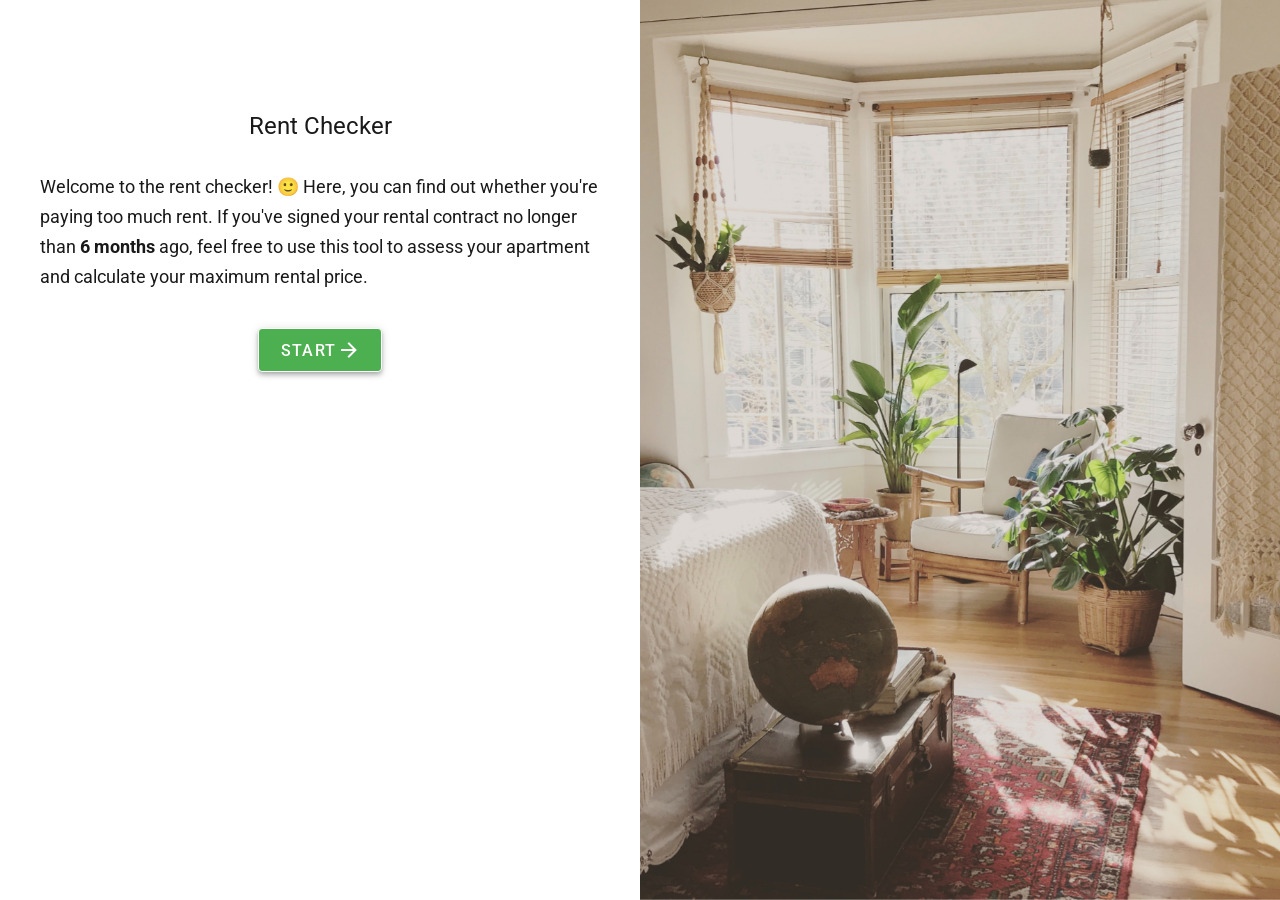
<file: rent-checker/index.html>
<!DOCTYPE html>
<html lang="en">

<head>
    <meta charset="UTF-8" />
    <link rel="icon" href="/favicon.ico" />
    <meta name="viewport" content="width=device-width, initial-scale=1.0" />
    <title>Rent Checker</title>
  <script type="module" crossorigin src="/assets/index.23071e11.js"></script>
  <link rel="modulepreload" href="/assets/vendor.78f108d8.js">
  <link rel="stylesheet" href="/assets/vendor.45f28a80.css">
  <link rel="stylesheet" href="/assets/index.5ba961ed.css">
</head>

<body>
    <div id="app"></div>
    
</body>

</html>
</file>
<file: assets/vendor.45f28a80.css>
.v-application{display:flex;background:rgb(var(--v-theme-background));color:rgb(var(--v-theme-on-background))}.v-application a{cursor:pointer}.v-application__wrap{flex:1 1 auto;backface-visibility:hidden;display:flex;flex-direction:column;min-height:100vh;max-width:100%;position:relative}@-moz-document url-prefix(){@media print{.v-application,.v-application__wrap{display:block}}}.v-container{width:100%;padding:12px;margin-right:auto;margin-left:auto}@media (min-width: 960px){.v-container{max-width:900px}}@media (min-width: 1280px){.v-container{max-width:1200px}}@media (min-width: 1920px){.v-container{max-width:1800px}}@media (min-width: 2560px){.v-container{max-width:2400px}}.v-container--fluid{max-width:100%}.v-row{display:flex;flex-wrap:wrap;flex:1 1 auto;margin:-12px}.v-row+.row{margin-top:12px}.v-row+.row--dense{margin-top:4px}.v-row--dense{margin:-4px}.v-row--dense>.v-col,.v-row--dense>[class*=v-col-]{padding:4px}.v-row.v-row--no-gutters{margin:0}.v-row.v-row--no-gutters>.v-col,.v-row.v-row--no-gutters>[class*=v-col-]{padding:0}.v-col-xxl,.v-col-xxl-auto,.v-col-xxl-12,.v-col-xxl-11,.v-col-xxl-10,.v-col-xxl-9,.v-col-xxl-8,.v-col-xxl-7,.v-col-xxl-6,.v-col-xxl-5,.v-col-xxl-4,.v-col-xxl-3,.v-col-xxl-2,.v-col-xxl-1,.v-col-xl,.v-col-xl-auto,.v-col-xl-12,.v-col-xl-11,.v-col-xl-10,.v-col-xl-9,.v-col-xl-8,.v-col-xl-7,.v-col-xl-6,.v-col-xl-5,.v-col-xl-4,.v-col-xl-3,.v-col-xl-2,.v-col-xl-1,.v-col-lg,.v-col-lg-auto,.v-col-lg-12,.v-col-lg-11,.v-col-lg-10,.v-col-lg-9,.v-col-lg-8,.v-col-lg-7,.v-col-lg-6,.v-col-lg-5,.v-col-lg-4,.v-col-lg-3,.v-col-lg-2,.v-col-lg-1,.v-col-md,.v-col-md-auto,.v-col-md-12,.v-col-md-11,.v-col-md-10,.v-col-md-9,.v-col-md-8,.v-col-md-7,.v-col-md-6,.v-col-md-5,.v-col-md-4,.v-col-md-3,.v-col-md-2,.v-col-md-1,.v-col-sm,.v-col-sm-auto,.v-col-sm-12,.v-col-sm-11,.v-col-sm-10,.v-col-sm-9,.v-col-sm-8,.v-col-sm-7,.v-col-sm-6,.v-col-sm-5,.v-col-sm-4,.v-col-sm-3,.v-col-sm-2,.v-col-sm-1,.v-col,.v-col-auto,.v-col-12,.v-col-11,.v-col-10,.v-col-9,.v-col-8,.v-col-7,.v-col-6,.v-col-5,.v-col-4,.v-col-3,.v-col-2,.v-col-1{width:100%;padding:12px}.v-col{flex-basis:0;flex-grow:1;max-width:100%}.v-col-auto{flex:0 0 auto;width:auto;max-width:100%}.v-col-1{flex:0 0 8.3333333333%;max-width:8.3333333333%}.v-col-2{flex:0 0 16.6666666667%;max-width:16.6666666667%}.v-col-3{flex:0 0 25%;max-width:25%}.v-col-4{flex:0 0 33.3333333333%;max-width:33.3333333333%}.v-col-5{flex:0 0 41.6666666667%;max-width:41.6666666667%}.v-col-6{flex:0 0 50%;max-width:50%}.v-col-7{flex:0 0 58.3333333333%;max-width:58.3333333333%}.v-col-8{flex:0 0 66.6666666667%;max-width:66.6666666667%}.v-col-9{flex:0 0 75%;max-width:75%}.v-col-10{flex:0 0 83.3333333333%;max-width:83.3333333333%}.v-col-11{flex:0 0 91.6666666667%;max-width:91.6666666667%}.v-col-12{flex:0 0 100%;max-width:100%}.offset-1.v-locale--is-ltr,.v-locale--is-ltr .offset-1{margin-left:8.3333333333%}.offset-1.v-locale--is-rtl,.v-locale--is-rtl .offset-1{margin-right:8.3333333333%}.offset-2.v-locale--is-ltr,.v-locale--is-ltr .offset-2{margin-left:16.6666666667%}.offset-2.v-locale--is-rtl,.v-locale--is-rtl .offset-2{margin-right:16.6666666667%}.offset-3.v-locale--is-ltr,.v-locale--is-ltr .offset-3{margin-left:25%}.offset-3.v-locale--is-rtl,.v-locale--is-rtl .offset-3{margin-right:25%}.offset-4.v-locale--is-ltr,.v-locale--is-ltr .offset-4{margin-left:33.3333333333%}.offset-4.v-locale--is-rtl,.v-locale--is-rtl .offset-4{margin-right:33.3333333333%}.offset-5.v-locale--is-ltr,.v-locale--is-ltr .offset-5{margin-left:41.6666666667%}.offset-5.v-locale--is-rtl,.v-locale--is-rtl .offset-5{margin-right:41.6666666667%}.offset-6.v-locale--is-ltr,.v-locale--is-ltr .offset-6{margin-left:50%}.offset-6.v-locale--is-rtl,.v-locale--is-rtl .offset-6{margin-right:50%}.offset-7.v-locale--is-ltr,.v-locale--is-ltr .offset-7{margin-left:58.3333333333%}.offset-7.v-locale--is-rtl,.v-locale--is-rtl .offset-7{margin-right:58.3333333333%}.offset-8.v-locale--is-ltr,.v-locale--is-ltr .offset-8{margin-left:66.6666666667%}.offset-8.v-locale--is-rtl,.v-locale--is-rtl .offset-8{margin-right:66.6666666667%}.offset-9.v-locale--is-ltr,.v-locale--is-ltr .offset-9{margin-left:75%}.offset-9.v-locale--is-rtl,.v-locale--is-rtl .offset-9{margin-right:75%}.offset-10.v-locale--is-ltr,.v-locale--is-ltr .offset-10{margin-left:83.3333333333%}.offset-10.v-locale--is-rtl,.v-locale--is-rtl .offset-10{margin-right:83.3333333333%}.offset-11.v-locale--is-ltr,.v-locale--is-ltr .offset-11{margin-left:91.6666666667%}.offset-11.v-locale--is-rtl,.v-locale--is-rtl .offset-11{margin-right:91.6666666667%}@media (min-width: 600px){.v-col-sm{flex-basis:0;flex-grow:1;max-width:100%}.v-col-sm-auto{flex:0 0 auto;width:auto;max-width:100%}.v-col-sm-1{flex:0 0 8.3333333333%;max-width:8.3333333333%}.v-col-sm-2{flex:0 0 16.6666666667%;max-width:16.6666666667%}.v-col-sm-3{flex:0 0 25%;max-width:25%}.v-col-sm-4{flex:0 0 33.3333333333%;max-width:33.3333333333%}.v-col-sm-5{flex:0 0 41.6666666667%;max-width:41.6666666667%}.v-col-sm-6{flex:0 0 50%;max-width:50%}.v-col-sm-7{flex:0 0 58.3333333333%;max-width:58.3333333333%}.v-col-sm-8{flex:0 0 66.6666666667%;max-width:66.6666666667%}.v-col-sm-9{flex:0 0 75%;max-width:75%}.v-col-sm-10{flex:0 0 83.3333333333%;max-width:83.3333333333%}.v-col-sm-11{flex:0 0 91.6666666667%;max-width:91.6666666667%}.v-col-sm-12{flex:0 0 100%;max-width:100%}.offset-sm-0.v-locale--is-ltr,.v-locale--is-ltr .offset-sm-0{margin-left:0}.offset-sm-0.v-locale--is-rtl,.v-locale--is-rtl .offset-sm-0{margin-right:0}.offset-sm-1.v-locale--is-ltr,.v-locale--is-ltr .offset-sm-1{margin-left:8.3333333333%}.offset-sm-1.v-locale--is-rtl,.v-locale--is-rtl .offset-sm-1{margin-right:8.3333333333%}.offset-sm-2.v-locale--is-ltr,.v-locale--is-ltr .offset-sm-2{margin-left:16.6666666667%}.offset-sm-2.v-locale--is-rtl,.v-locale--is-rtl .offset-sm-2{margin-right:16.6666666667%}.offset-sm-3.v-locale--is-ltr,.v-locale--is-ltr .offset-sm-3{margin-left:25%}.offset-sm-3.v-locale--is-rtl,.v-locale--is-rtl .offset-sm-3{margin-right:25%}.offset-sm-4.v-locale--is-ltr,.v-locale--is-ltr .offset-sm-4{margin-left:33.3333333333%}.offset-sm-4.v-locale--is-rtl,.v-locale--is-rtl .offset-sm-4{margin-right:33.3333333333%}.offset-sm-5.v-locale--is-ltr,.v-locale--is-ltr .offset-sm-5{margin-left:41.6666666667%}.offset-sm-5.v-locale--is-rtl,.v-locale--is-rtl .offset-sm-5{margin-right:41.6666666667%}.offset-sm-6.v-locale--is-ltr,.v-locale--is-ltr .offset-sm-6{margin-left:50%}.offset-sm-6.v-locale--is-rtl,.v-locale--is-rtl .offset-sm-6{margin-right:50%}.offset-sm-7.v-locale--is-ltr,.v-locale--is-ltr .offset-sm-7{margin-left:58.3333333333%}.offset-sm-7.v-locale--is-rtl,.v-locale--is-rtl .offset-sm-7{margin-right:58.3333333333%}.offset-sm-8.v-locale--is-ltr,.v-locale--is-ltr .offset-sm-8{margin-left:66.6666666667%}.offset-sm-8.v-locale--is-rtl,.v-locale--is-rtl .offset-sm-8{margin-right:66.6666666667%}.offset-sm-9.v-locale--is-ltr,.v-locale--is-ltr .offset-sm-9{margin-left:75%}.offset-sm-9.v-locale--is-rtl,.v-locale--is-rtl .offset-sm-9{margin-right:75%}.offset-sm-10.v-locale--is-ltr,.v-locale--is-ltr .offset-sm-10{margin-left:83.3333333333%}.offset-sm-10.v-locale--is-rtl,.v-locale--is-rtl .offset-sm-10{margin-right:83.3333333333%}.offset-sm-11.v-locale--is-ltr,.v-locale--is-ltr .offset-sm-11{margin-left:91.6666666667%}.offset-sm-11.v-locale--is-rtl,.v-locale--is-rtl .offset-sm-11{margin-right:91.6666666667%}}@media (min-width: 960px){.v-col-md{flex-basis:0;flex-grow:1;max-width:100%}.v-col-md-auto{flex:0 0 auto;width:auto;max-width:100%}.v-col-md-1{flex:0 0 8.3333333333%;max-width:8.3333333333%}.v-col-md-2{flex:0 0 16.6666666667%;max-width:16.6666666667%}.v-col-md-3{flex:0 0 25%;max-width:25%}.v-col-md-4{flex:0 0 33.3333333333%;max-width:33.3333333333%}.v-col-md-5{flex:0 0 41.6666666667%;max-width:41.6666666667%}.v-col-md-6{flex:0 0 50%;max-width:50%}.v-col-md-7{flex:0 0 58.3333333333%;max-width:58.3333333333%}.v-col-md-8{flex:0 0 66.6666666667%;max-width:66.6666666667%}.v-col-md-9{flex:0 0 75%;max-width:75%}.v-col-md-10{flex:0 0 83.3333333333%;max-width:83.3333333333%}.v-col-md-11{flex:0 0 91.6666666667%;max-width:91.6666666667%}.v-col-md-12{flex:0 0 100%;max-width:100%}.offset-md-0.v-locale--is-ltr,.v-locale--is-ltr .offset-md-0{margin-left:0}.offset-md-0.v-locale--is-rtl,.v-locale--is-rtl .offset-md-0{margin-right:0}.offset-md-1.v-locale--is-ltr,.v-locale--is-ltr .offset-md-1{margin-left:8.3333333333%}.offset-md-1.v-locale--is-rtl,.v-locale--is-rtl .offset-md-1{margin-right:8.3333333333%}.offset-md-2.v-locale--is-ltr,.v-locale--is-ltr .offset-md-2{margin-left:16.6666666667%}.offset-md-2.v-locale--is-rtl,.v-locale--is-rtl .offset-md-2{margin-right:16.6666666667%}.offset-md-3.v-locale--is-ltr,.v-locale--is-ltr .offset-md-3{margin-left:25%}.offset-md-3.v-locale--is-rtl,.v-locale--is-rtl .offset-md-3{margin-right:25%}.offset-md-4.v-locale--is-ltr,.v-locale--is-ltr .offset-md-4{margin-left:33.3333333333%}.offset-md-4.v-locale--is-rtl,.v-locale--is-rtl .offset-md-4{margin-right:33.3333333333%}.offset-md-5.v-locale--is-ltr,.v-locale--is-ltr .offset-md-5{margin-left:41.6666666667%}.offset-md-5.v-locale--is-rtl,.v-locale--is-rtl .offset-md-5{margin-right:41.6666666667%}.offset-md-6.v-locale--is-ltr,.v-locale--is-ltr .offset-md-6{margin-left:50%}.offset-md-6.v-locale--is-rtl,.v-locale--is-rtl .offset-md-6{margin-right:50%}.offset-md-7.v-locale--is-ltr,.v-locale--is-ltr .offset-md-7{margin-left:58.3333333333%}.offset-md-7.v-locale--is-rtl,.v-locale--is-rtl .offset-md-7{margin-right:58.3333333333%}.offset-md-8.v-locale--is-ltr,.v-locale--is-ltr .offset-md-8{margin-left:66.6666666667%}.offset-md-8.v-locale--is-rtl,.v-locale--is-rtl .offset-md-8{margin-right:66.6666666667%}.offset-md-9.v-locale--is-ltr,.v-locale--is-ltr .offset-md-9{margin-left:75%}.offset-md-9.v-locale--is-rtl,.v-locale--is-rtl .offset-md-9{margin-right:75%}.offset-md-10.v-locale--is-ltr,.v-locale--is-ltr .offset-md-10{margin-left:83.3333333333%}.offset-md-10.v-locale--is-rtl,.v-locale--is-rtl .offset-md-10{margin-right:83.3333333333%}.offset-md-11.v-locale--is-ltr,.v-locale--is-ltr .offset-md-11{margin-left:91.6666666667%}.offset-md-11.v-locale--is-rtl,.v-locale--is-rtl .offset-md-11{margin-right:91.6666666667%}}@media (min-width: 1280px){.v-col-lg{flex-basis:0;flex-grow:1;max-width:100%}.v-col-lg-auto{flex:0 0 auto;width:auto;max-width:100%}.v-col-lg-1{flex:0 0 8.3333333333%;max-width:8.3333333333%}.v-col-lg-2{flex:0 0 16.6666666667%;max-width:16.6666666667%}.v-col-lg-3{flex:0 0 25%;max-width:25%}.v-col-lg-4{flex:0 0 33.3333333333%;max-width:33.3333333333%}.v-col-lg-5{flex:0 0 41.6666666667%;max-width:41.6666666667%}.v-col-lg-6{flex:0 0 50%;max-width:50%}.v-col-lg-7{flex:0 0 58.3333333333%;max-width:58.3333333333%}.v-col-lg-8{flex:0 0 66.6666666667%;max-width:66.6666666667%}.v-col-lg-9{flex:0 0 75%;max-width:75%}.v-col-lg-10{flex:0 0 83.3333333333%;max-width:83.3333333333%}.v-col-lg-11{flex:0 0 91.6666666667%;max-width:91.6666666667%}.v-col-lg-12{flex:0 0 100%;max-width:100%}.offset-lg-0.v-locale--is-ltr,.v-locale--is-ltr .offset-lg-0{margin-left:0}.offset-lg-0.v-locale--is-rtl,.v-locale--is-rtl .offset-lg-0{margin-right:0}.offset-lg-1.v-locale--is-ltr,.v-locale--is-ltr .offset-lg-1{margin-left:8.3333333333%}.offset-lg-1.v-locale--is-rtl,.v-locale--is-rtl .offset-lg-1{margin-right:8.3333333333%}.offset-lg-2.v-locale--is-ltr,.v-locale--is-ltr .offset-lg-2{margin-left:16.6666666667%}.offset-lg-2.v-locale--is-rtl,.v-locale--is-rtl .offset-lg-2{margin-right:16.6666666667%}.offset-lg-3.v-locale--is-ltr,.v-locale--is-ltr .offset-lg-3{margin-left:25%}.offset-lg-3.v-locale--is-rtl,.v-locale--is-rtl .offset-lg-3{margin-right:25%}.offset-lg-4.v-locale--is-ltr,.v-locale--is-ltr .offset-lg-4{margin-left:33.3333333333%}.offset-lg-4.v-locale--is-rtl,.v-locale--is-rtl .offset-lg-4{margin-right:33.3333333333%}.offset-lg-5.v-locale--is-ltr,.v-locale--is-ltr .offset-lg-5{margin-left:41.6666666667%}.offset-lg-5.v-locale--is-rtl,.v-locale--is-rtl .offset-lg-5{margin-right:41.6666666667%}.offset-lg-6.v-locale--is-ltr,.v-locale--is-ltr .offset-lg-6{margin-left:50%}.offset-lg-6.v-locale--is-rtl,.v-locale--is-rtl .offset-lg-6{margin-right:50%}.offset-lg-7.v-locale--is-ltr,.v-locale--is-ltr .offset-lg-7{margin-left:58.3333333333%}.offset-lg-7.v-locale--is-rtl,.v-locale--is-rtl .offset-lg-7{margin-right:58.3333333333%}.offset-lg-8.v-locale--is-ltr,.v-locale--is-ltr .offset-lg-8{margin-left:66.6666666667%}.offset-lg-8.v-locale--is-rtl,.v-locale--is-rtl .offset-lg-8{margin-right:66.6666666667%}.offset-lg-9.v-locale--is-ltr,.v-locale--is-ltr .offset-lg-9{margin-left:75%}.offset-lg-9.v-locale--is-rtl,.v-locale--is-rtl .offset-lg-9{margin-right:75%}.offset-lg-10.v-locale--is-ltr,.v-locale--is-ltr .offset-lg-10{margin-left:83.3333333333%}.offset-lg-10.v-locale--is-rtl,.v-locale--is-rtl .offset-lg-10{margin-right:83.3333333333%}.offset-lg-11.v-locale--is-ltr,.v-locale--is-ltr .offset-lg-11{margin-left:91.6666666667%}.offset-lg-11.v-locale--is-rtl,.v-locale--is-rtl .offset-lg-11{margin-right:91.6666666667%}}@media (min-width: 1920px){.v-col-xl{flex-basis:0;flex-grow:1;max-width:100%}.v-col-xl-auto{flex:0 0 auto;width:auto;max-width:100%}.v-col-xl-1{flex:0 0 8.3333333333%;max-width:8.3333333333%}.v-col-xl-2{flex:0 0 16.6666666667%;max-width:16.6666666667%}.v-col-xl-3{flex:0 0 25%;max-width:25%}.v-col-xl-4{flex:0 0 33.3333333333%;max-width:33.3333333333%}.v-col-xl-5{flex:0 0 41.6666666667%;max-width:41.6666666667%}.v-col-xl-6{flex:0 0 50%;max-width:50%}.v-col-xl-7{flex:0 0 58.3333333333%;max-width:58.3333333333%}.v-col-xl-8{flex:0 0 66.6666666667%;max-width:66.6666666667%}.v-col-xl-9{flex:0 0 75%;max-width:75%}.v-col-xl-10{flex:0 0 83.3333333333%;max-width:83.3333333333%}.v-col-xl-11{flex:0 0 91.6666666667%;max-width:91.6666666667%}.v-col-xl-12{flex:0 0 100%;max-width:100%}.offset-xl-0.v-locale--is-ltr,.v-locale--is-ltr .offset-xl-0{margin-left:0}.offset-xl-0.v-locale--is-rtl,.v-locale--is-rtl .offset-xl-0{margin-right:0}.offset-xl-1.v-locale--is-ltr,.v-locale--is-ltr .offset-xl-1{margin-left:8.3333333333%}.offset-xl-1.v-locale--is-rtl,.v-locale--is-rtl .offset-xl-1{margin-right:8.3333333333%}.offset-xl-2.v-locale--is-ltr,.v-locale--is-ltr .offset-xl-2{margin-left:16.6666666667%}.offset-xl-2.v-locale--is-rtl,.v-locale--is-rtl .offset-xl-2{margin-right:16.6666666667%}.offset-xl-3.v-locale--is-ltr,.v-locale--is-ltr .offset-xl-3{margin-left:25%}.offset-xl-3.v-locale--is-rtl,.v-locale--is-rtl .offset-xl-3{margin-right:25%}.offset-xl-4.v-locale--is-ltr,.v-locale--is-ltr .offset-xl-4{margin-left:33.3333333333%}.offset-xl-4.v-locale--is-rtl,.v-locale--is-rtl .offset-xl-4{margin-right:33.3333333333%}.offset-xl-5.v-locale--is-ltr,.v-locale--is-ltr .offset-xl-5{margin-left:41.6666666667%}.offset-xl-5.v-locale--is-rtl,.v-locale--is-rtl .offset-xl-5{margin-right:41.6666666667%}.offset-xl-6.v-locale--is-ltr,.v-locale--is-ltr .offset-xl-6{margin-left:50%}.offset-xl-6.v-locale--is-rtl,.v-locale--is-rtl .offset-xl-6{margin-right:50%}.offset-xl-7.v-locale--is-ltr,.v-locale--is-ltr .offset-xl-7{margin-left:58.3333333333%}.offset-xl-7.v-locale--is-rtl,.v-locale--is-rtl .offset-xl-7{margin-right:58.3333333333%}.offset-xl-8.v-locale--is-ltr,.v-locale--is-ltr .offset-xl-8{margin-left:66.6666666667%}.offset-xl-8.v-locale--is-rtl,.v-locale--is-rtl .offset-xl-8{margin-right:66.6666666667%}.offset-xl-9.v-locale--is-ltr,.v-locale--is-ltr .offset-xl-9{margin-left:75%}.offset-xl-9.v-locale--is-rtl,.v-locale--is-rtl .offset-xl-9{margin-right:75%}.offset-xl-10.v-locale--is-ltr,.v-locale--is-ltr .offset-xl-10{margin-left:83.3333333333%}.offset-xl-10.v-locale--is-rtl,.v-locale--is-rtl .offset-xl-10{margin-right:83.3333333333%}.offset-xl-11.v-locale--is-ltr,.v-locale--is-ltr .offset-xl-11{margin-left:91.6666666667%}.offset-xl-11.v-locale--is-rtl,.v-locale--is-rtl .offset-xl-11{margin-right:91.6666666667%}}@media (min-width: 2560px){.v-col-xxl{flex-basis:0;flex-grow:1;max-width:100%}.v-col-xxl-auto{flex:0 0 auto;width:auto;max-width:100%}.v-col-xxl-1{flex:0 0 8.3333333333%;max-width:8.3333333333%}.v-col-xxl-2{flex:0 0 16.6666666667%;max-width:16.6666666667%}.v-col-xxl-3{flex:0 0 25%;max-width:25%}.v-col-xxl-4{flex:0 0 33.3333333333%;max-width:33.3333333333%}.v-col-xxl-5{flex:0 0 41.6666666667%;max-width:41.6666666667%}.v-col-xxl-6{flex:0 0 50%;max-width:50%}.v-col-xxl-7{flex:0 0 58.3333333333%;max-width:58.3333333333%}.v-col-xxl-8{flex:0 0 66.6666666667%;max-width:66.6666666667%}.v-col-xxl-9{flex:0 0 75%;max-width:75%}.v-col-xxl-10{flex:0 0 83.3333333333%;max-width:83.3333333333%}.v-col-xxl-11{flex:0 0 91.6666666667%;max-width:91.6666666667%}.v-col-xxl-12{flex:0 0 100%;max-width:100%}.offset-xxl-0.v-locale--is-ltr,.v-locale--is-ltr .offset-xxl-0{margin-left:0}.offset-xxl-0.v-locale--is-rtl,.v-locale--is-rtl .offset-xxl-0{margin-right:0}.offset-xxl-1.v-locale--is-ltr,.v-locale--is-ltr .offset-xxl-1{margin-left:8.3333333333%}.offset-xxl-1.v-locale--is-rtl,.v-locale--is-rtl .offset-xxl-1{margin-right:8.3333333333%}.offset-xxl-2.v-locale--is-ltr,.v-locale--is-ltr .offset-xxl-2{margin-left:16.6666666667%}.offset-xxl-2.v-locale--is-rtl,.v-locale--is-rtl .offset-xxl-2{margin-right:16.6666666667%}.offset-xxl-3.v-locale--is-ltr,.v-locale--is-ltr .offset-xxl-3{margin-left:25%}.offset-xxl-3.v-locale--is-rtl,.v-locale--is-rtl .offset-xxl-3{margin-right:25%}.offset-xxl-4.v-locale--is-ltr,.v-locale--is-ltr .offset-xxl-4{margin-left:33.3333333333%}.offset-xxl-4.v-locale--is-rtl,.v-locale--is-rtl .offset-xxl-4{margin-right:33.3333333333%}.offset-xxl-5.v-locale--is-ltr,.v-locale--is-ltr .offset-xxl-5{margin-left:41.6666666667%}.offset-xxl-5.v-locale--is-rtl,.v-locale--is-rtl .offset-xxl-5{margin-right:41.6666666667%}.offset-xxl-6.v-locale--is-ltr,.v-locale--is-ltr .offset-xxl-6{margin-left:50%}.offset-xxl-6.v-locale--is-rtl,.v-locale--is-rtl .offset-xxl-6{margin-right:50%}.offset-xxl-7.v-locale--is-ltr,.v-locale--is-ltr .offset-xxl-7{margin-left:58.3333333333%}.offset-xxl-7.v-locale--is-rtl,.v-locale--is-rtl .offset-xxl-7{margin-right:58.3333333333%}.offset-xxl-8.v-locale--is-ltr,.v-locale--is-ltr .offset-xxl-8{margin-left:66.6666666667%}.offset-xxl-8.v-locale--is-rtl,.v-locale--is-rtl .offset-xxl-8{margin-right:66.6666666667%}.offset-xxl-9.v-locale--is-ltr,.v-locale--is-ltr .offset-xxl-9{margin-left:75%}.offset-xxl-9.v-locale--is-rtl,.v-locale--is-rtl .offset-xxl-9{margin-right:75%}.offset-xxl-10.v-locale--is-ltr,.v-locale--is-ltr .offset-xxl-10{margin-left:83.3333333333%}.offset-xxl-10.v-locale--is-rtl,.v-locale--is-rtl .offset-xxl-10{margin-right:83.3333333333%}.offset-xxl-11.v-locale--is-ltr,.v-locale--is-ltr .offset-xxl-11{margin-left:91.6666666667%}.offset-xxl-11.v-locale--is-rtl,.v-locale--is-rtl .offset-xxl-11{margin-right:91.6666666667%}}.v-main{display:flex;flex:1 0 auto;max-width:100%;transition:.2s cubic-bezier(.4,0,.2,1)}.v-main__wrap{flex:1 1 auto;max-width:100%;position:relative}@-moz-document url-prefix(){@media print{.v-main{display:block}}}
</file>
